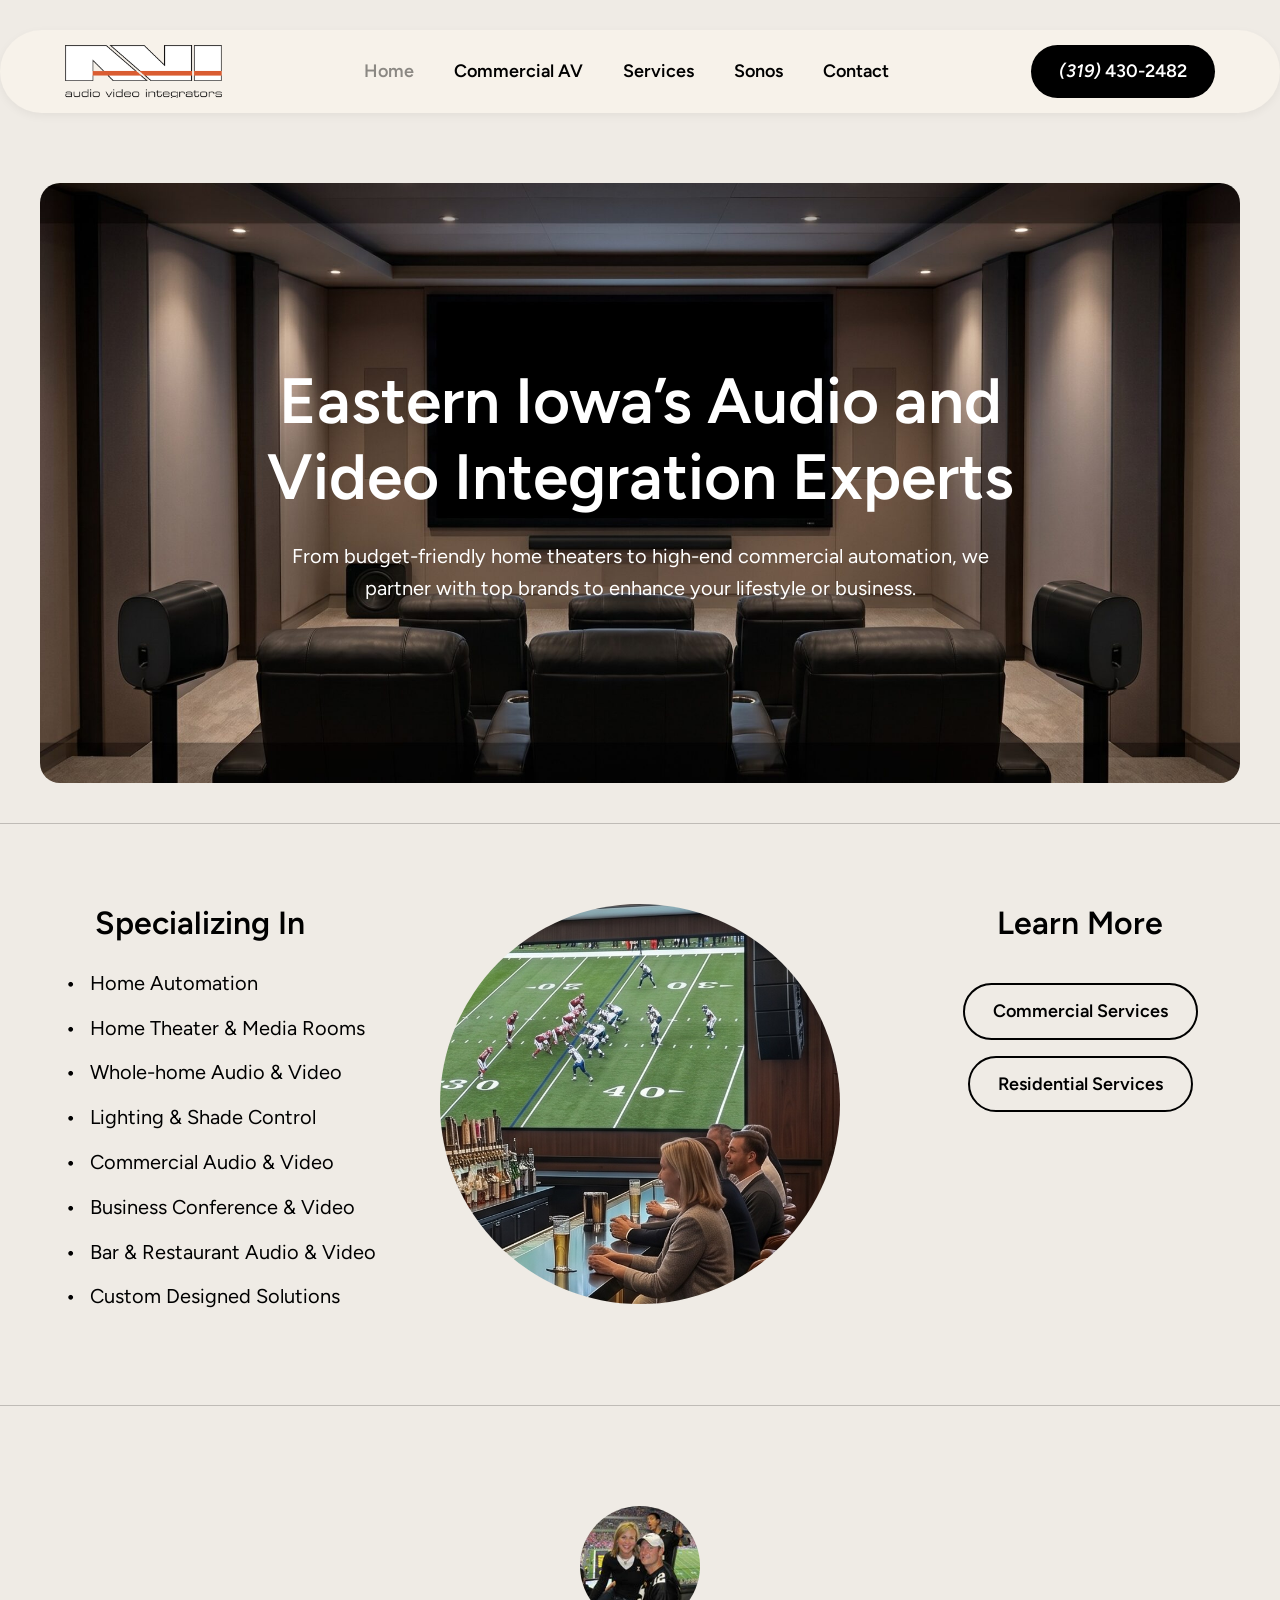
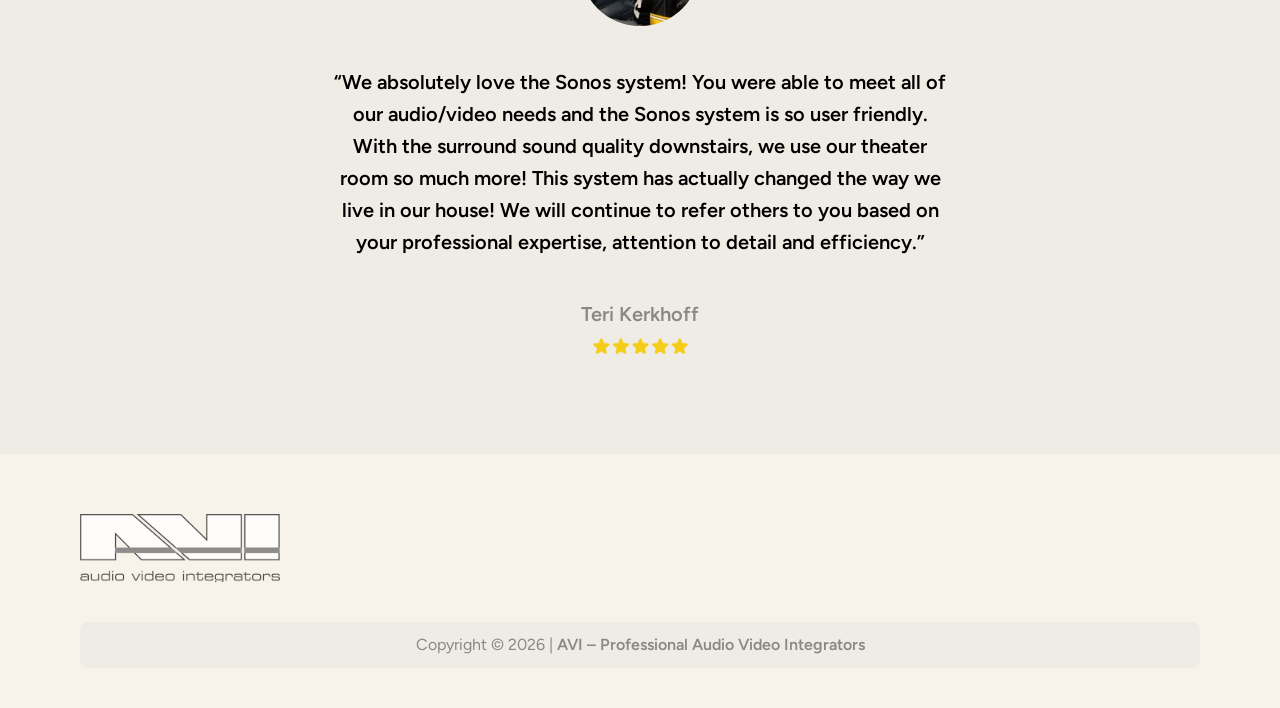
<file: index.html>
<!DOCTYPE html>
<html lang="en-US">
<head>
    <meta charset="UTF-8">
    <meta name="viewport" content="width=device-width, initial-scale=1">
    <title>AVI – Audio Video Integrators</title>
    <meta name="description" content="Eastern Iowa's Audio and Video Integration Experts">
    <meta name="robots" content="max-image-preview:large">
    
    <link rel="stylesheet" href="style.css">
    
    <link rel="icon" href="/images/avi.icon_.png" sizes="32x32">
    <link rel="apple-touch-icon" href="/images/avi.icon_.png">
</head>
<body>

    <header class="site-header">
        <div class="container header-inner">
            <div class="logo">
                <a href="/">
                    <img src="/images/logo_edit.retina.png" alt="AVI – Audio Video Integrators" width="157" height="53">
                </a>
            </div>
            
            <nav class="main-nav" aria-label="Main Menu">
                <button class="menu-toggle" aria-label="Open menu" aria-expanded="false" id="mobile-menu-btn">
                    <svg width="24" height="24" viewBox="0 0 24 24"><path d="M5 5v1.5h14V5H5zM5 12.8h14v-1.5H5v1.5zM5 19h14v-1.5H5V19z"></path></svg>
                </button>
                <ul class="nav-links" id="nav-links">
                    <li><a href="/" aria-current="page" class="active">Home</a></li>
                    <li><a href="/commercial-audio-video/">Commercial AV</a></li>
                    <li><a href="/services/">Services</a></li>
                    <li><a href="/sonos/">Sonos</a></li>
                    <li><a href="/contact-us/">Contact</a></li>
                </ul>
            </nav>

            <div class="header-action">
                <a href="tel:3194302482" class="button phone-btn"><em>(319)</em> 430-2482</a>
            </div>
        </div>
    </header>

    <main>
        <section class="hero-container">
            <div class="hero" style="background-image: url('/images/avi_background-2-scaled.jpg');">
                <div class="hero-content">
                    <h1>Eastern Iowa’s Audio and Video Integration Experts</h1>
                    <p>From budget-friendly home theaters to high-end commercial automation, we partner with top brands to enhance your lifestyle or business.</p>
                </div>
            </div>
        </section>

        <section class="services-overview container">
            <div class="services-grid">
                
                <div class="services-list">
                    <center><h2>Specializing In</h2></center>
                    <ul>
                        <li>Home Automation</li>
                        <li>Home Theater &amp; Media Rooms</li>
                        <li>Whole-home Audio &amp; Video</li>
                        <li>Lighting &amp; Shade Control</li>
                        <li>Commercial Audio &amp; Video</li>
                        <li>Business Conference &amp; Video</li>
                        <li>Bar &amp; Restaurant Audio &amp; Video</li>
                        <li>Custom Designed Solutions</li>
                    </ul>
                </div>

                <div class="services-image">
                    <img src="/images/avi-commercial.jpg" alt="Commercial Audio and Video Setup" width="940" height="684" loading="lazy">
                </div>

                <div class="services-cta">
                    <h2>Learn More</h2>
                    <a href="/commercial-audio-video/" class="button outline">Commercial Services</a>
                    <a href="/services/" class="button outline">Residential Services</a>
                </div>
            </div>
        </section>

        <section class="testimonial container">
            <img src="/images/teri-avi.jpg" alt="Teri Kerkhoff" class="testimonial-avatar" width="160" height="160" loading="lazy">
            <blockquote>
                “We absolutely love the Sonos system! You were able to meet all of our audio/video needs and the Sonos system is so user friendly. With the surround sound quality downstairs, we use our theater room so much more! This system has actually changed the way we live in our house! We will continue to refer others to you based on your professional expertise, attention to detail and efficiency.”
            </blockquote>
            <cite>Teri Kerkhoff</cite>
            <div class="stars">
                <img src="/images/testionial-1-stars.png" alt="5 Stars" width="95" height="16" loading="lazy">
            </div>
        </section>
    </main>

    <footer class="site-footer">
        <div class="container footer-inner">
            <div class="footer-logo">
                <a href="/">
                    <img src="/images/logo_edit.retina.png" alt="AVI – Audio Video Integrators" width="500" height="170" loading="lazy">
                </a>
            </div>
            <div class="footer-copy">
                <p>Copyright &copy; 2026 | <a href="/">AVI – Professional Audio Video Integrators</a></p>
            </div>
        </div>
    </footer>

    <script>
        document.addEventListener('DOMContentLoaded', () => {
            const btn = document.getElementById('mobile-menu-btn');
            const nav = document.getElementById('nav-links');
            
            if (btn && nav) {
                btn.addEventListener('click', () => {
                    const expanded = btn.getAttribute('aria-expanded') === 'true';
                    btn.setAttribute('aria-expanded', !expanded);
                    nav.classList.toggle('active');
                });
            }
        });
    </script>
</body>
</html>
</file>
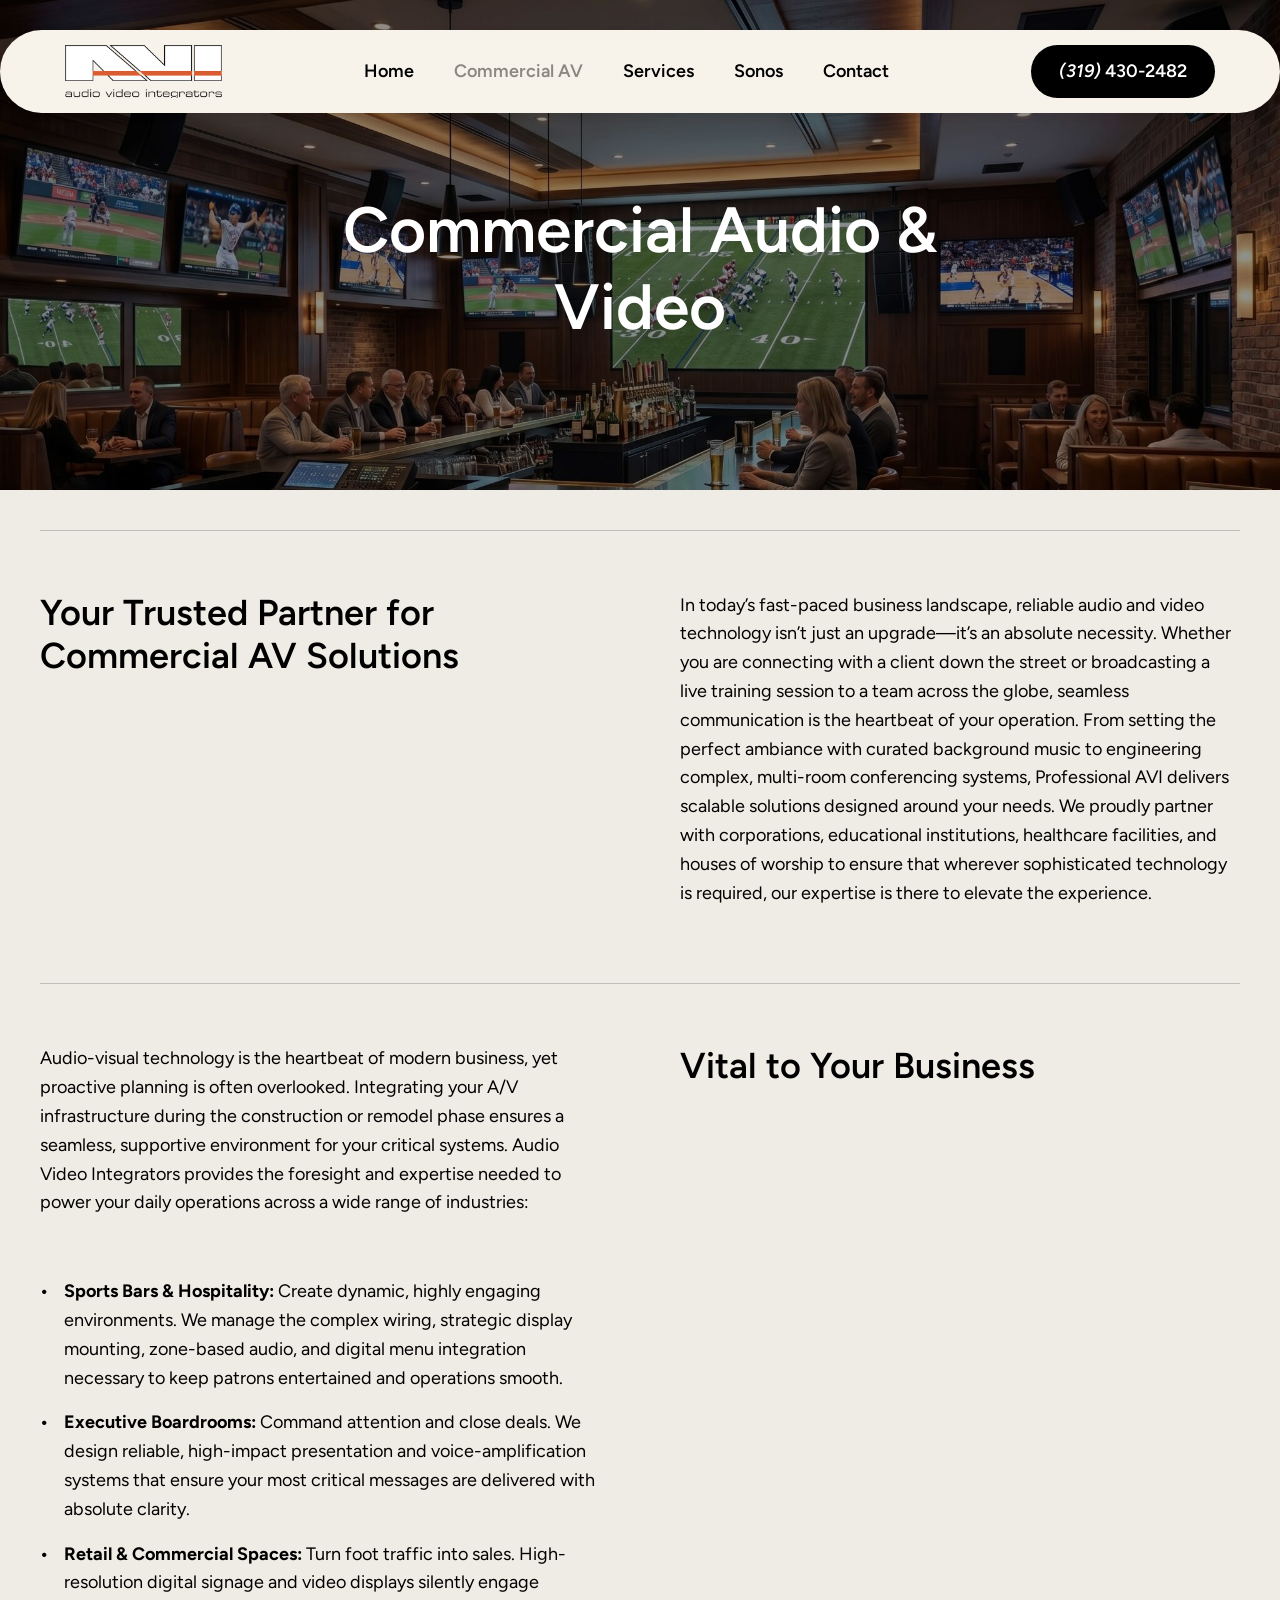
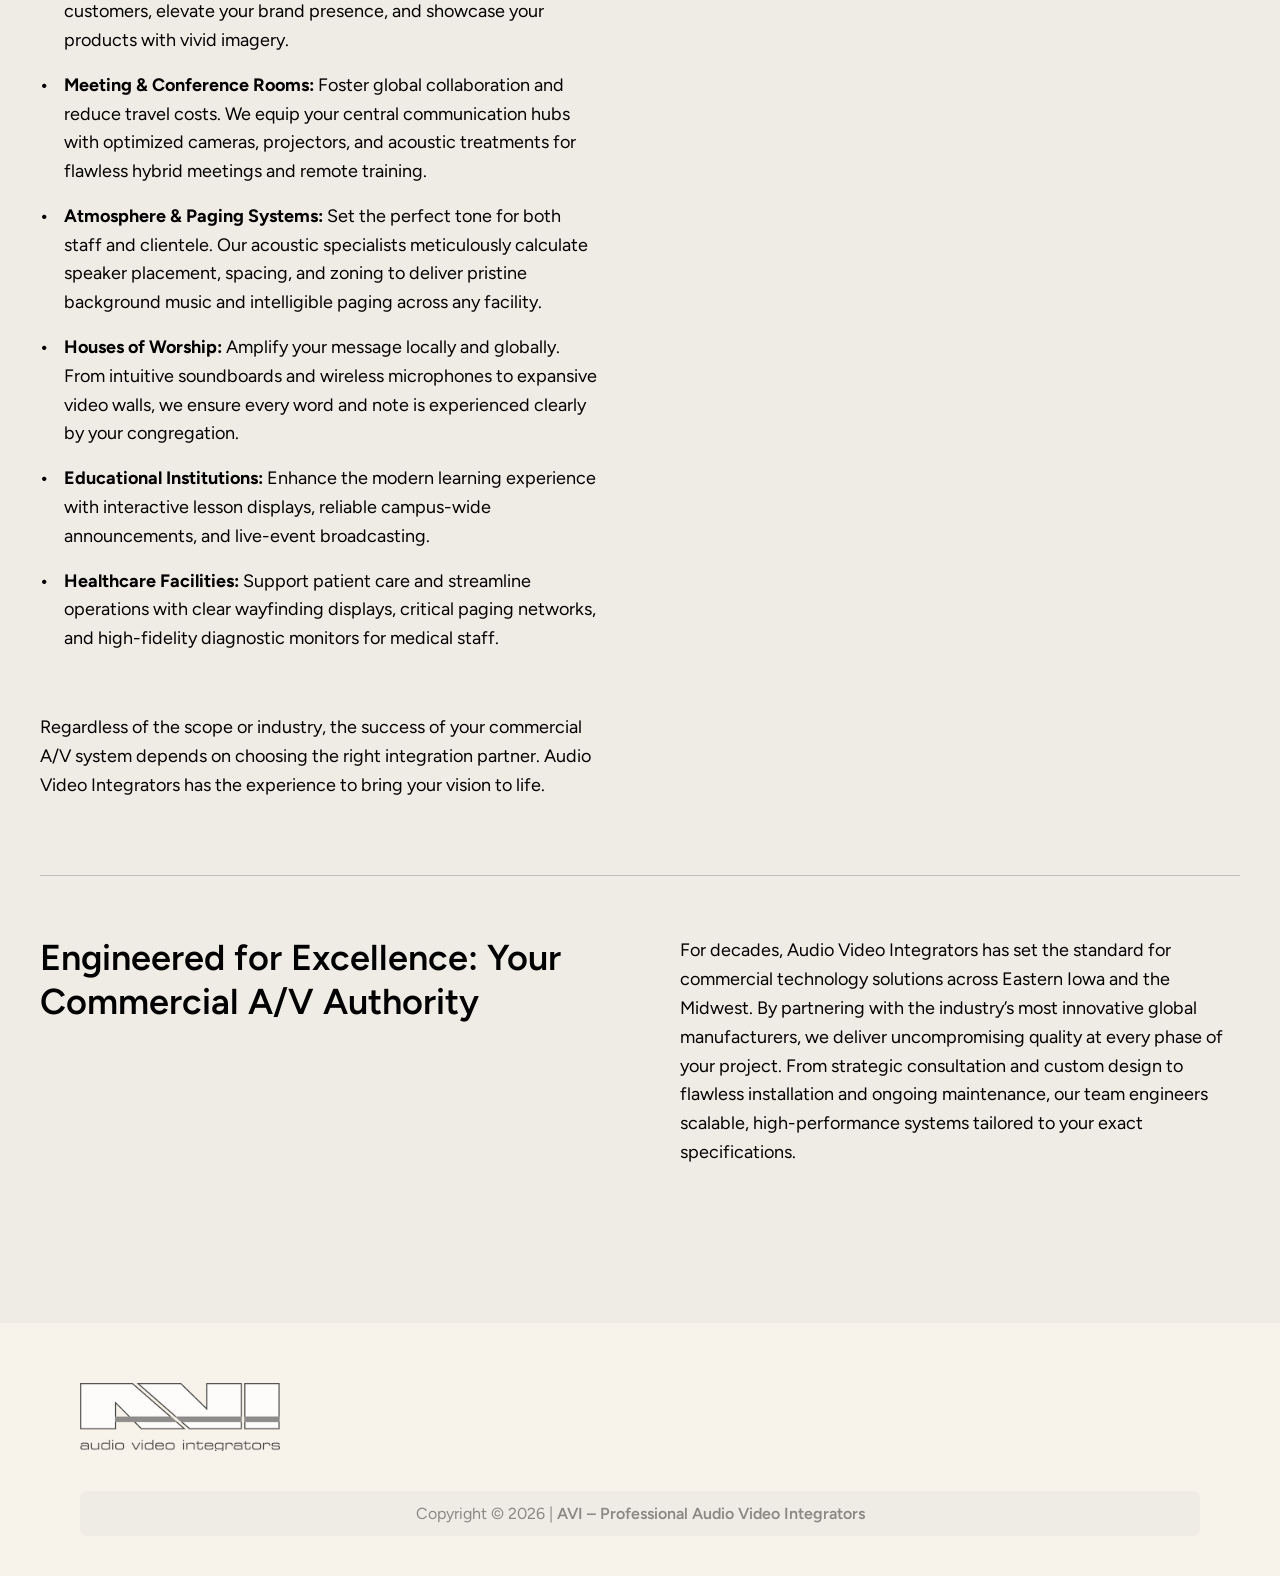
<file: commercial-audio-video/index.html>
<!DOCTYPE html>
<html lang="en-US">
<head>
    <meta charset="UTF-8">
    <meta name="viewport" content="width=device-width, initial-scale=1">
    <title>Commercial Audio &amp; Video – AVI – Audio Video Integrators</title>
    <meta name="robots" content="max-image-preview:large">
    
    <link rel="stylesheet" href="/style.css"> 
    
    <link rel="icon" href="/images/avi.icon_.png" sizes="32x32">
    <link rel="apple-touch-icon" href="/images/avi.icon_.png">
</head>
<body>

    <header class="site-header header-overlay">
        <div class="container header-inner">
            <div class="logo">
                <a href="/">
                    <img src="/images/logo_edit.retina.png" alt="AVI – Audio Video Integrators" width="157" height="53">
                </a>
            </div>
            
            <nav class="main-nav" aria-label="Main Menu">
                <button class="menu-toggle" aria-label="Open menu" aria-expanded="false" id="mobile-menu-btn">
                    <svg width="24" height="24" viewBox="0 0 24 24"><path d="M5 5v1.5h14V5H5zM5 12.8h14v-1.5H5v1.5zM5 19h14v-1.5H5V19z"></path></svg>
                </button>
                <ul class="nav-links" id="nav-links">
                    <li><a href="/">Home</a></li>
                    <li><a href="/commercial-audio-video/" aria-current="page" class="active">Commercial AV</a></li>
                    <li><a href="/services/">Services</a></li>
                    <li><a href="/sonos/">Sonos</a></li>
                    <li><a href="/contact-us/">Contact</a></li>
                </ul>
            </nav>

            <div class="header-action">
                <a href="tel:3194302482" class="button phone-btn"><em>(319)</em> 430-2482</a>
            </div>
        </div>
    </header>

    <main>
        <section class="hero page-hero hero-full-width" style="background-image: url('/images/avi-commercialbanner-3-2048x851.jpg');">
            <div class="hero-overlay-light"></div>
            <div class="hero-content">
                <h1>Commercial Audio &amp; Video</h1>
            </div>
        </section>

        <section class="content-section container">
            
            <div class="content-row">
                <div class="content-heading">
                    <h2>Your Trusted Partner for Commercial AV Solutions</h2>
                </div>
                <div class="content-body">
                    <p>In today’s fast-paced business landscape, reliable audio and video technology isn’t just an upgrade—it’s an absolute necessity. Whether you are connecting with a client down the street or broadcasting a live training session to a team across the globe, seamless communication is the heartbeat of your operation. From setting the perfect ambiance with curated background music to engineering complex, multi-room conferencing systems, Professional AVI delivers scalable solutions designed around your needs. We proudly partner with corporations, educational institutions, healthcare facilities, and houses of worship to ensure that wherever sophisticated technology is required, our expertise is there to elevate the experience.</p>
                </div>
            </div>

            <div class="content-row reverse-mobile">
                <div class="content-body">
                    <p>Audio-visual technology is the heartbeat of modern business, yet proactive planning is often overlooked. Integrating your A/V infrastructure during the construction or remodel phase ensures a seamless, supportive environment for your critical systems. Audio Video Integrators provides the foresight and expertise needed to power your daily operations across a wide range of industries:</p>
                    
                    <ul class="bullet-list">
                        <li><strong>Sports Bars &amp; Hospitality:</strong> Create dynamic, highly engaging environments. We manage the complex wiring, strategic display mounting, zone-based audio, and digital menu integration necessary to keep patrons entertained and operations smooth.</li>
                        <li><strong>Executive Boardrooms:</strong> Command attention and close deals. We design reliable, high-impact presentation and voice-amplification systems that ensure your most critical messages are delivered with absolute clarity.</li>
                        <li><strong>Retail &amp; Commercial Spaces:</strong> Turn foot traffic into sales. High-resolution digital signage and video displays silently engage customers, elevate your brand presence, and showcase your products with vivid imagery.</li>
                        <li><strong>Meeting &amp; Conference Rooms:</strong> Foster global collaboration and reduce travel costs. We equip your central communication hubs with optimized cameras, projectors, and acoustic treatments for flawless hybrid meetings and remote training.</li>
                        <li><strong>Atmosphere &amp; Paging Systems:</strong> Set the perfect tone for both staff and clientele. Our acoustic specialists meticulously calculate speaker placement, spacing, and zoning to deliver pristine background music and intelligible paging across any facility.</li>
                        <li><strong>Houses of Worship:</strong> Amplify your message locally and globally. From intuitive soundboards and wireless microphones to expansive video walls, we ensure every word and note is experienced clearly by your congregation.</li>
                        <li><strong>Educational Institutions:</strong> Enhance the modern learning experience with interactive lesson displays, reliable campus-wide announcements, and live-event broadcasting.</li>
                        <li><strong>Healthcare Facilities:</strong> Support patient care and streamline operations with clear wayfinding displays, critical paging networks, and high-fidelity diagnostic monitors for medical staff.</li>
                    </ul>
                    
                    <p>Regardless of the scope or industry, the success of your commercial A/V system depends on choosing the right integration partner. Audio Video Integrators has the experience to bring your vision to life.</p>
                </div>
                <div class="content-heading">
                    <h2>Vital to Your Business</h2>
                </div>
            </div>

            <div class="content-row">
                <div class="content-heading">
                    <h2>Engineered for Excellence: Your Commercial A/V Authority</h2>
                </div>
                <div class="content-body">
                    <p>For decades, Audio Video Integrators has set the standard for commercial technology solutions across Eastern Iowa and the Midwest. By partnering with the industry’s most innovative global manufacturers, we deliver uncompromising quality at every phase of your project. From strategic consultation and custom design to flawless installation and ongoing maintenance, our team engineers scalable, high-performance systems tailored to your exact specifications.</p>
                </div>
            </div>

        </section>
    </main>

    <footer class="site-footer">
        <div class="container footer-inner">
            <div class="footer-logo">
                <a href="/">
                    <img src="/images/logo_edit.retina.png" alt="AVI – Audio Video Integrators" width="200" height="68" loading="lazy">
                </a>
            </div>
            <div class="footer-copy">
                <p>Copyright &copy; 2026 | <a href="/">AVI – Professional Audio Video Integrators</a></p>
            </div>
        </div>
    </footer>

    <script>
        document.addEventListener('DOMContentLoaded', () => {
            const btn = document.getElementById('mobile-menu-btn');
            const nav = document.getElementById('nav-links');
            
            if (btn && nav) {
                btn.addEventListener('click', () => {
                    const expanded = btn.getAttribute('aria-expanded') === 'true';
                    btn.setAttribute('aria-expanded', !expanded);
                    nav.classList.toggle('active');
                });
            }
        });
    </script>
</body>
</html>
</file>
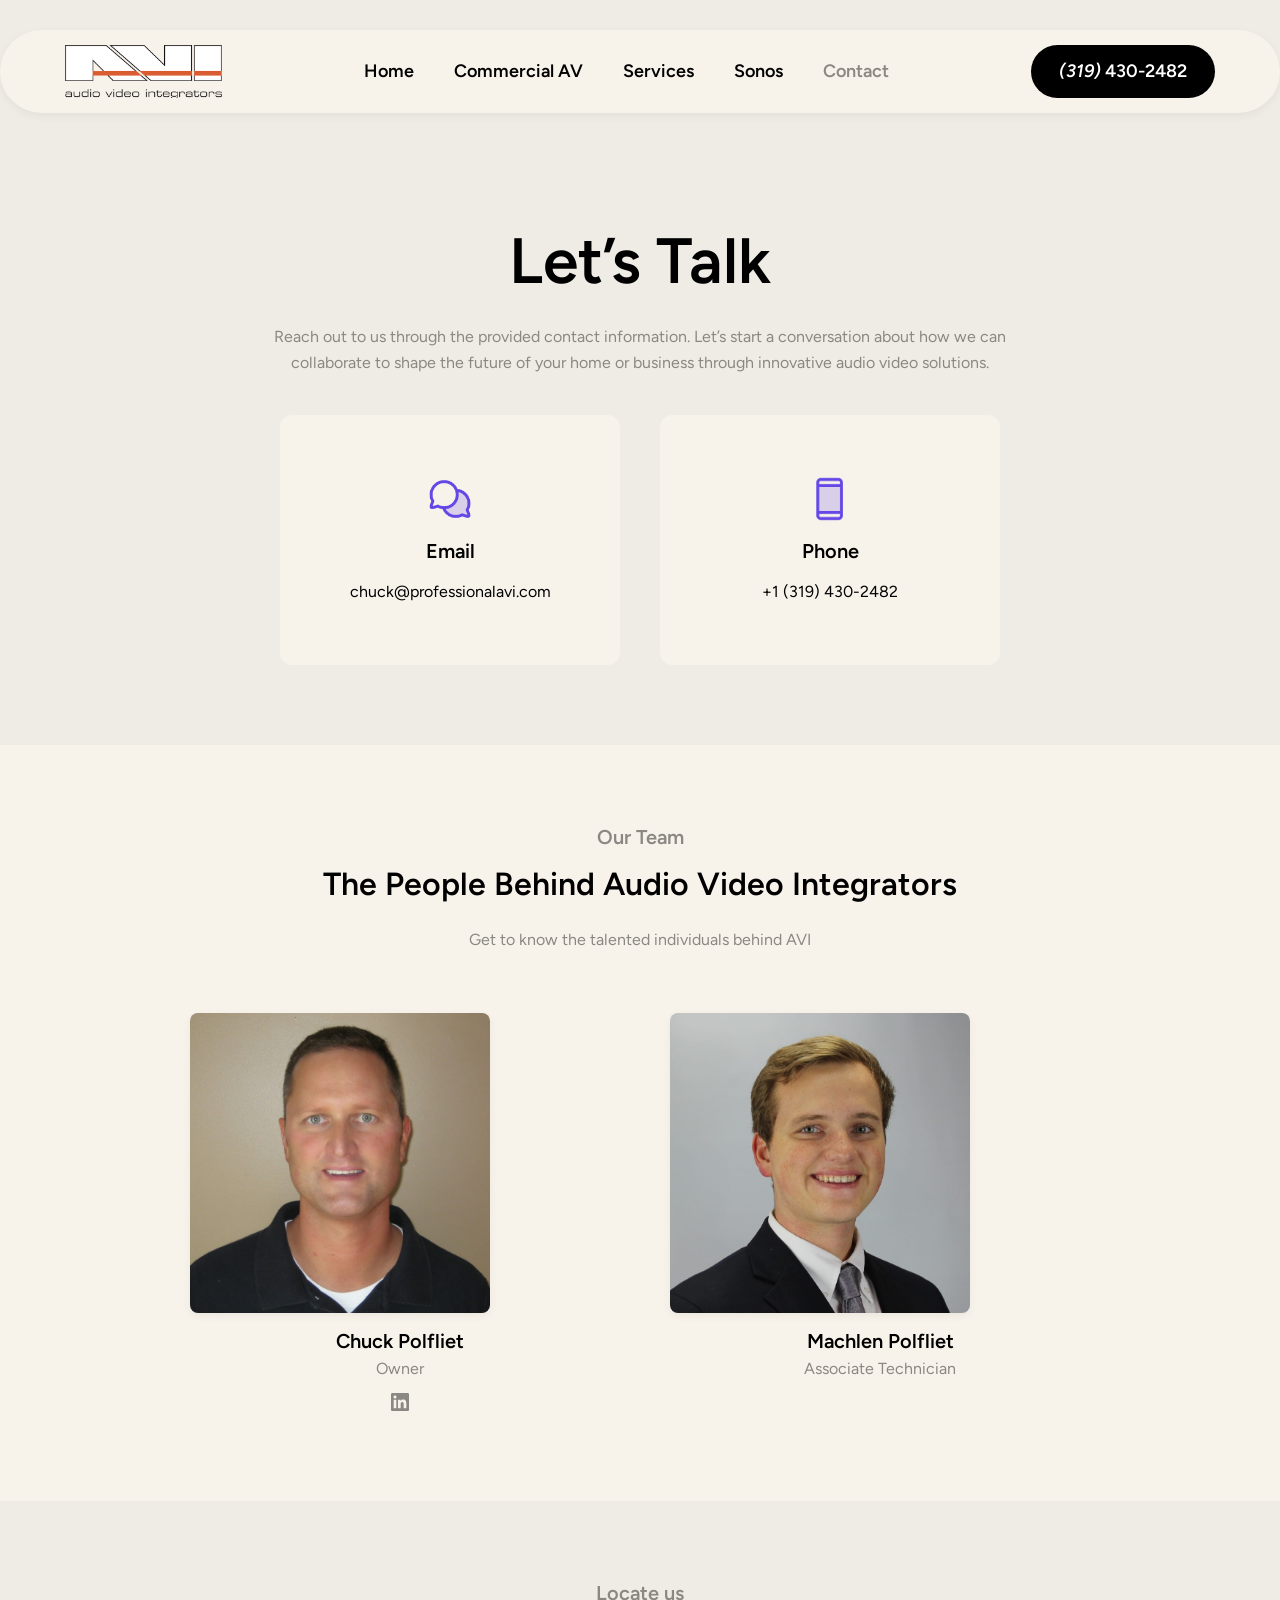
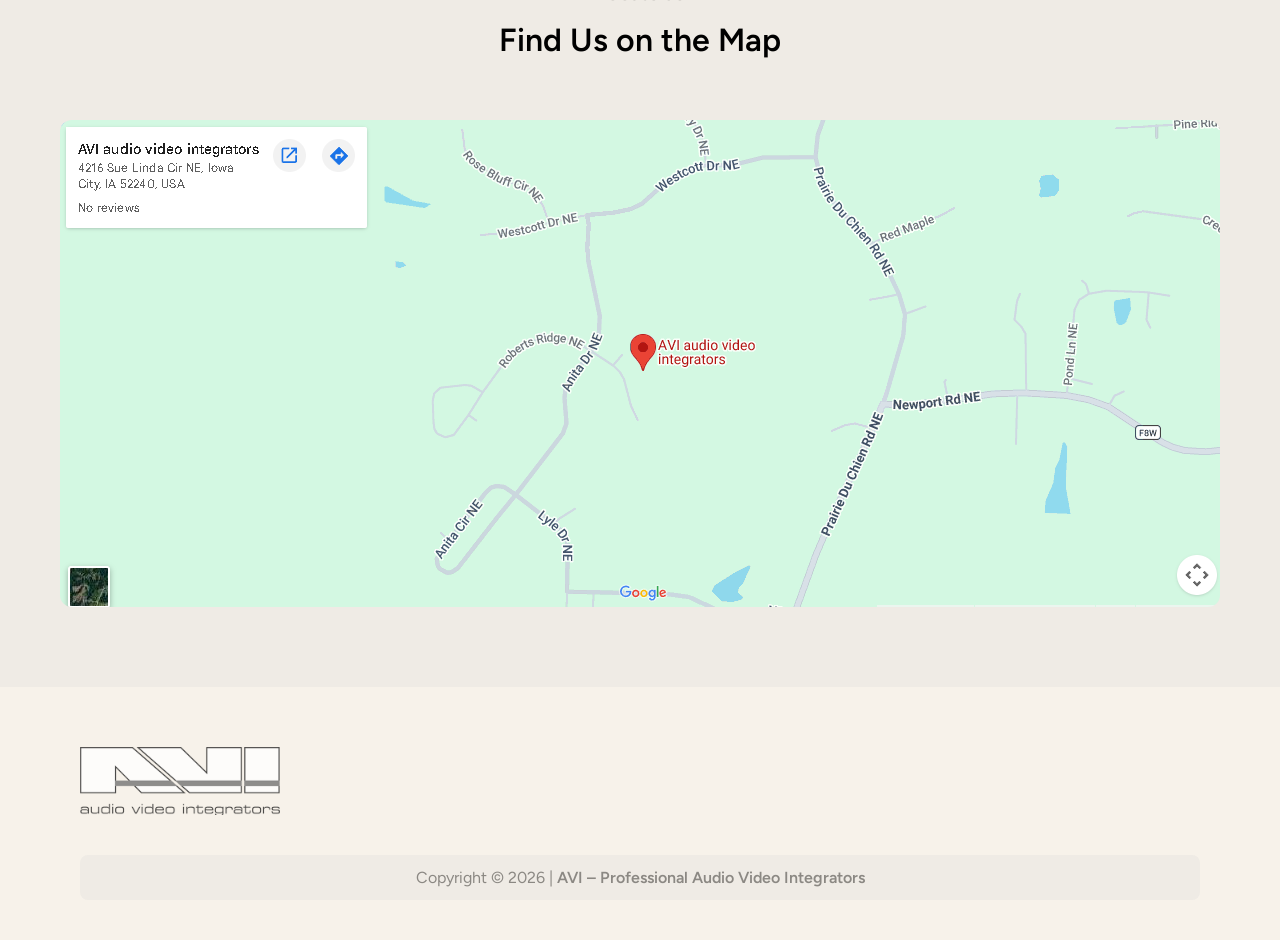
<file: contact-us/index.html>
<!DOCTYPE html>
<html lang="en-US">
<head>
    <meta charset="UTF-8">
    <meta name="viewport" content="width=device-width, initial-scale=1">
    <title>Contact Us – AVI – Audio Video Integrators</title>
    <meta name="robots" content="max-image-preview:large">
    
    <link rel="stylesheet" href="/style.css"> 
    
    <link rel="icon" href="/images/avi.icon_.png" sizes="32x32">
    <link rel="apple-touch-icon" href="/images/avi.icon_.png">
</head>
<body>

    <header class="site-header">
        <div class="container header-inner">
            <div class="logo">
                <a href="/">
                    <img src="/images/logo_edit.retina.png" alt="AVI – Audio Video Integrators" width="157" height="53">
                </a>
            </div>
            
            <nav class="main-nav" aria-label="Main Menu">
                <button class="menu-toggle" aria-label="Open menu" aria-expanded="false" id="mobile-menu-btn">
                    <svg width="24" height="24" viewBox="0 0 24 24"><path d="M5 5v1.5h14V5H5zM5 12.8h14v-1.5H5v1.5zM5 19h14v-1.5H5V19z"></path></svg>
                </button>
                <ul class="nav-links" id="nav-links">
                    <li><a href="/">Home</a></li>
                    <li><a href="/commercial-audio-video/">Commercial AV</a></li>
                    <li><a href="/services/">Services</a></li>
                    <li><a href="/sonos/">Sonos</a></li>
                    <li><a href="/contact-us/" aria-current="page" class="active">Contact</a></li>
                </ul>
            </nav>

            <div class="header-action">
                <a href="tel:3194302482" class="button phone-btn"><em>(319)</em> 430-2482</a>
            </div>
        </div>
    </header>

    <main>
        <section class="contact-header container">
            <h1>Let’s Talk</h1>
            <p>Reach out to us through the provided contact information. Let’s start a conversation about how we can collaborate to shape the future of your home or business through innovative audio video solutions.</p>
        </section>

        <section class="contact-cards container">
            <div class="contact-card">
                <img src="/images/img-icon-4.png" alt="Email Icon" width="48" height="48">
                <h3>Email</h3>
                <p><a href="mailto:chuck@professionalavi.com">chuck@professionalavi.com</a></p>
            </div>
            <div class="contact-card">
                <img src="/images/icon-mobile.png" alt="Phone Icon" width="48" height="48">
                <h3>Phone</h3>
                <p><a href="tel:3194302482">+1 (319) 430-2482</a></p>
            </div>
        </section>

        <section class="team-section">
            <div class="container">
                <h3 class="subheading">Our Team</h3>
                <h2>The People Behind Audio Video Integrators</h2>
                <p class="section-desc">Get to know the talented individuals behind AVI</p>

                <div class="team-grid">
                    <div class="team-member">
                        <img src="/images/chuck.jpeg" alt="Chuck Polfliet" width="300" height="300" loading="lazy">
                        <h3>Chuck Polfliet</h3>
                        <p class="title">Owner</p>
                        <a href="http://www.linkedin.com/pub/chuck-polfliet/51/527/6b7" target="_blank" rel="noopener noreferrer" aria-label="LinkedIn Profile" class="social-link">
                            <svg width="24" height="24" viewBox="0 0 24 24" version="1.1" xmlns="http://www.w3.org/2000/svg" aria-hidden="true" focusable="false"><path d="M19.7,3H4.3C3.582,3,3,3.582,3,4.3v15.4C3,20.418,3.582,21,4.3,21h15.4c0.718,0,1.3-0.582,1.3-1.3V4.3 C21,3.582,20.418,3,19.7,3z M8.339,18.338H5.667v-8.59h2.672V18.338z M7.004,8.574c-0.857,0-1.549-0.694-1.549-1.548 c0-0.855,0.691-1.548,1.549-1.548c0.854,0,1.547,0.694,1.547,1.548C8.551,7.881,7.858,8.574,7.004,8.574z M18.339,18.338h-2.669 v-4.177c0-0.996-0.017-2.278-1.387-2.278c-1.389,0-1.601,1.086-1.601,2.206v4.249h-2.667v-8.59h2.559v1.174h0.037 c0.356-0.675,1.227-1.387,2.526-1.387c2.703,0,3.203,1.779,3.203,4.092V18.338z"></path></svg>
                        </a>
                    </div>
                    
                    <div class="team-member">
                        <img src="/images/NEW_POLFLIET-MACHLEN-R-819x1024-1.jpeg" alt="Machlen Polfliet" width="300" height="375" loading="lazy">
                        <h3>Machlen Polfliet</h3>
                        <p class="title">Associate Technician</p>
                    </div>
                </div>
            </div>
        </section>

        <section class="map-section container">
            <h3 class="subheading">Locate us</h3>
            <h2>Find Us on the Map</h2>
            <center><img src="/images/AVI-map.png" alt="Map of AVI location" width="1160" height="487" loading="lazy"></center>
        </section>
    </main>

    <footer class="site-footer">
        <div class="container footer-inner">
            <div class="footer-logo">
                <a href="/">
                    <img src="/images/logo_edit.retina.png" alt="AVI – Audio Video Integrators" width="200" height="68" loading="lazy">
                </a>
            </div>
            <div class="footer-copy">
                <p>Copyright &copy; 2026 | <a href="/">AVI – Professional Audio Video Integrators</a></p>
            </div>
        </div>
    </footer>

    <script>
        document.addEventListener('DOMContentLoaded', () => {
            const btn = document.getElementById('mobile-menu-btn');
            const nav = document.getElementById('nav-links');
            
            if (btn && nav) {
                btn.addEventListener('click', () => {
                    const expanded = btn.getAttribute('aria-expanded') === 'true';
                    btn.setAttribute('aria-expanded', !expanded);
                    nav.classList.toggle('active');
                });
            }
        });
    </script>
</body>
</html>
</file>
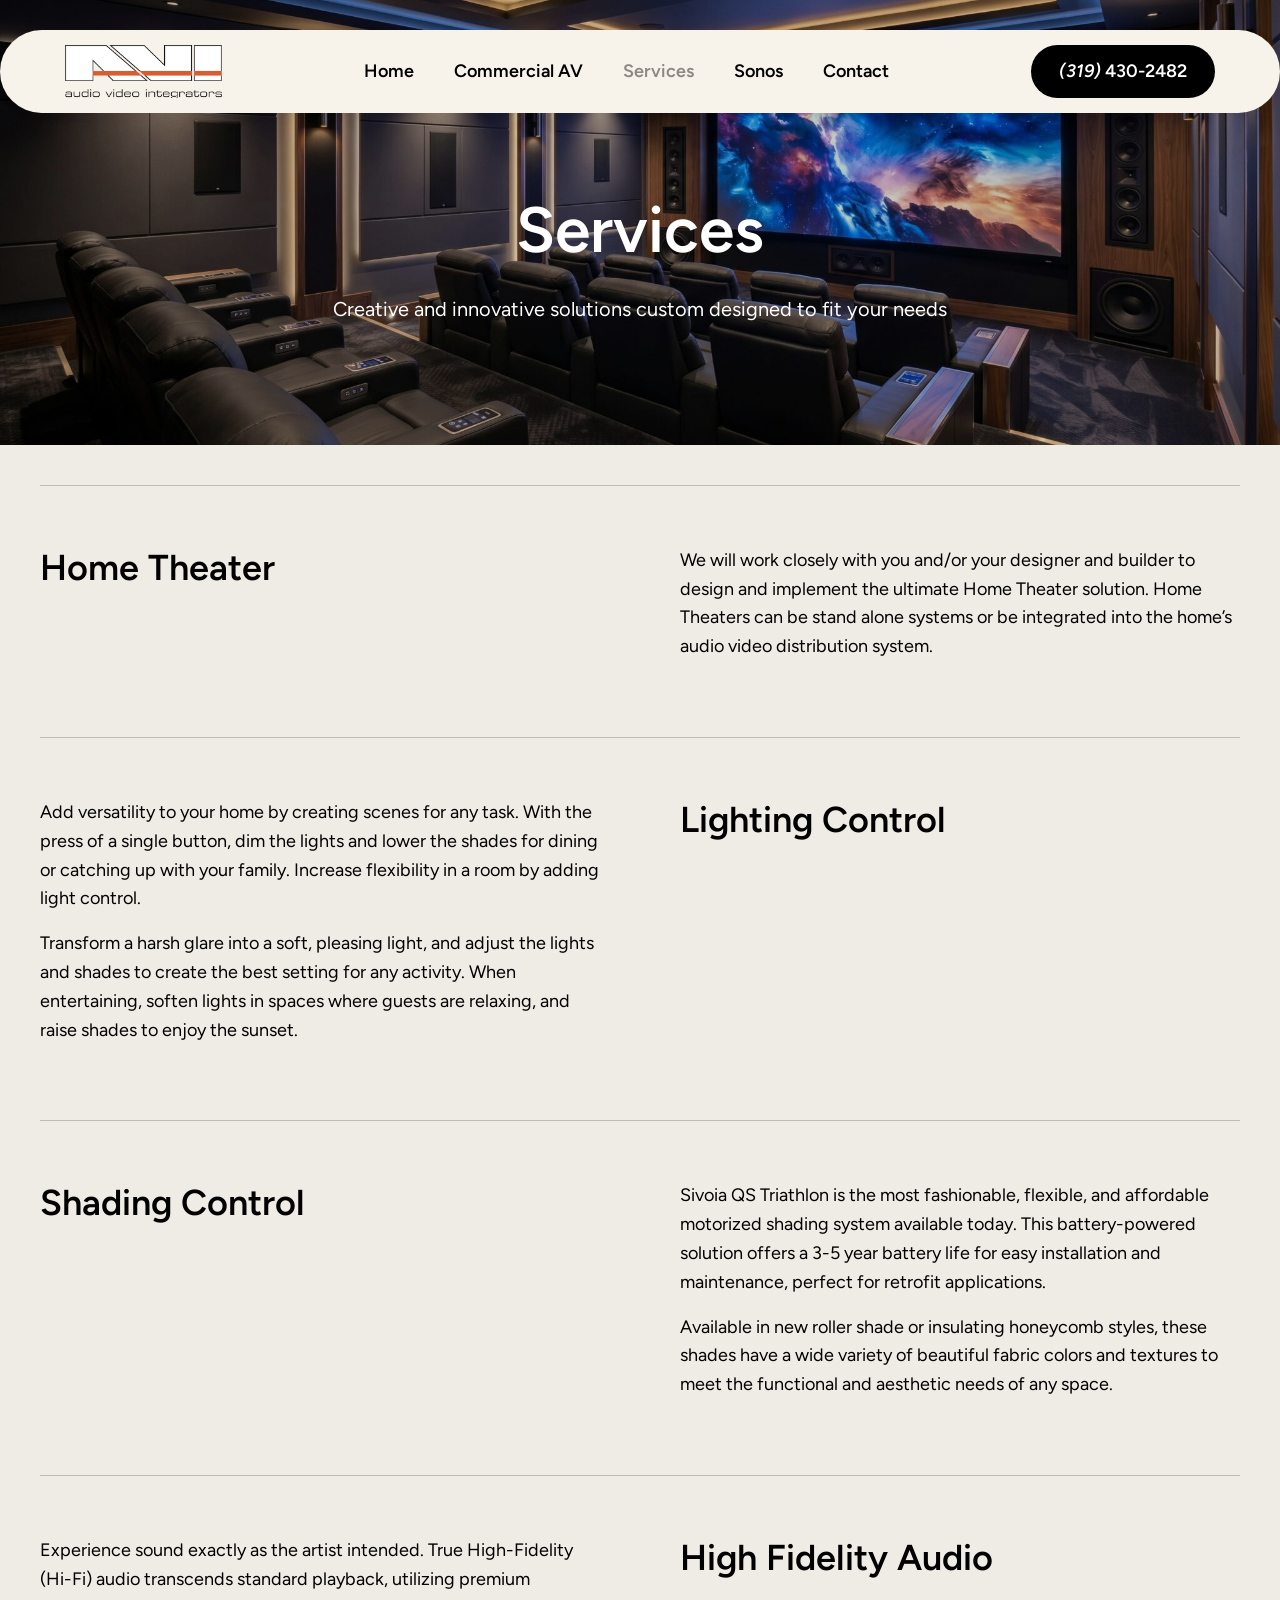
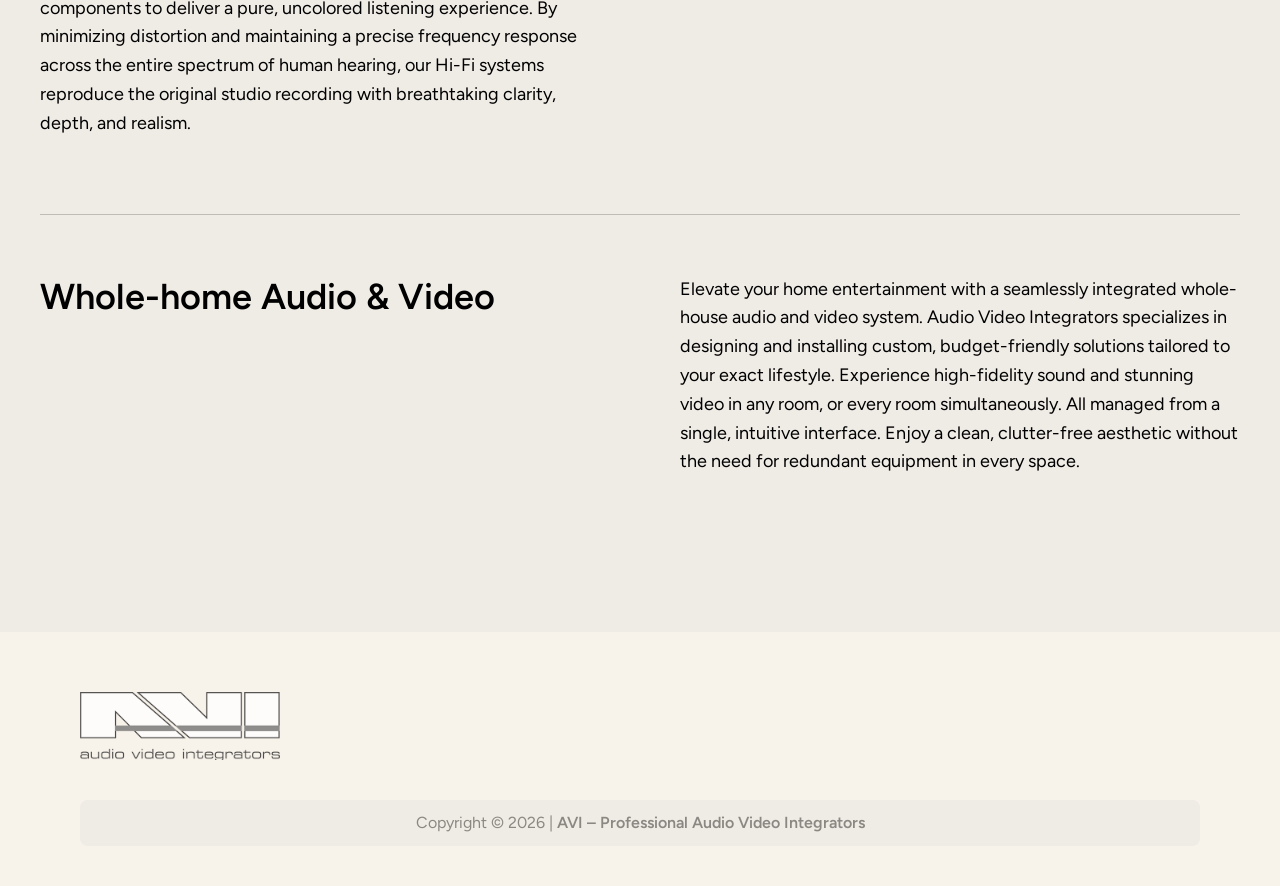
<file: services/index.html>
<!DOCTYPE html>
<html lang="en-US">
<head>
    <meta charset="UTF-8">
    <meta name="viewport" content="width=device-width, initial-scale=1">
    <title>Services – AVI – Audio Video Integrators</title>
    <meta name="robots" content="max-image-preview:large">
    
    <link rel="stylesheet" href="/style.css"> 
    
    <link rel="icon" href="/images/avi.icon_.png" sizes="32x32">
    <link rel="apple-touch-icon" href="/images/avi.icon_.png">
</head>
<body>

    <header class="site-header header-overlay">
        <div class="container header-inner">
            <div class="logo">
                <a href="/">
                    <img src="/images/logo_edit.retina.png" alt="AVI – Audio Video Integrators" width="157" height="53">
                </a>
            </div>
            
            <nav class="main-nav" aria-label="Main Menu">
                <button class="menu-toggle" aria-label="Open menu" aria-expanded="false" id="mobile-menu-btn">
                    <svg width="24" height="24" viewBox="0 0 24 24"><path d="M5 5v1.5h14V5H5zM5 12.8h14v-1.5H5v1.5zM5 19h14v-1.5H5V19z"></path></svg>
                </button>
                <ul class="nav-links" id="nav-links">
                    <li><a href="/">Home</a></li>
                    <li><a href="/commercial-audio-video/">Commercial AV</a></li>
                    <li><a href="/services/" aria-current="page" class="active">Services</a></li>
                    <li><a href="/sonos/">Sonos</a></li>
                    <li><a href="/contact-us/">Contact</a></li>
                </ul>
            </nav>

            <div class="header-action">
                <a href="tel:3194302482" class="button phone-btn"><em>(319)</em> 430-2482</a>
            </div>
        </div>
    </header>

    <main>
        <section class="hero page-hero hero-full-width" style="background-image: url('/images/avi_services_banner-2048x775.jpg');">
            <div class="hero-overlay-light"></div>
            <div class="hero-content">
                <h1>Services</h1>
                <p>Creative and innovative solutions custom designed to fit your needs</p>
            </div>
        </section>

        <section class="content-section container">
            
            <div class="content-row">
                <div class="content-heading">
                    <h2>Home Theater</h2>
                </div>
                <div class="content-body">
                    <p>We will work closely with you and/or your designer and builder to design and implement the ultimate Home Theater solution. Home Theaters can be stand alone systems or be integrated into the home’s audio video distribution system.</p>
                </div>
            </div>

            <div class="content-row reverse-mobile">
                <div class="content-body">
                    <p>Add versatility to your home by creating scenes for any task. With the press of a single button, dim the lights and lower the shades for dining or catching up with your family. Increase flexibility in a room by adding light control.</p>
                    <p>Transform a harsh glare into a soft, pleasing light, and adjust the lights and shades to create the best setting for any activity. When entertaining, soften lights in spaces where guests are relaxing, and raise shades to enjoy the sunset.</p>
                </div>
                <div class="content-heading">
                    <h2>Lighting Control</h2>
                </div>
            </div>

            <div class="content-row">
                <div class="content-heading">
                    <h2>Shading Control</h2>
                </div>
                <div class="content-body">
                    <p>Sivoia QS Triathlon is the most fashionable, flexible, and affordable motorized shading system available today. This battery-powered solution offers a 3-5 year battery life for easy installation and maintenance, perfect for retrofit applications.</p>
                    <p>Available in new roller shade or insulating honeycomb styles, these shades have a wide variety of beautiful fabric colors and textures to meet the functional and aesthetic needs of any space.</p>
                </div>
            </div>

            <div class="content-row reverse-mobile">
                <div class="content-body">
                    <p>Experience sound exactly as the artist intended. True High-Fidelity (Hi-Fi) audio transcends standard playback, utilizing premium components to deliver a pure, uncolored listening experience. By minimizing distortion and maintaining a precise frequency response across the entire spectrum of human hearing, our Hi-Fi systems reproduce the original studio recording with breathtaking clarity, depth, and realism.</p>
                </div>
                <div class="content-heading">
                    <h2>High Fidelity Audio</h2>
                </div>
            </div>

            <div class="content-row">
                <div class="content-heading">
                    <h2>Whole-home Audio &amp; Video</h2>
                </div>
                <div class="content-body">
                    <p>Elevate your home entertainment with a seamlessly integrated whole-house audio and video system. Audio Video Integrators specializes in designing and installing custom, budget-friendly solutions tailored to your exact lifestyle. Experience high-fidelity sound and stunning video in any room, or every room simultaneously. All managed from a single, intuitive interface. Enjoy a clean, clutter-free aesthetic without the need for redundant equipment in every space.</p>
                </div>
            </div>

        </section>
    </main>

    <footer class="site-footer">
        <div class="container footer-inner">
            <div class="footer-logo">
                <a href="/">
                    <img src="/images/logo_edit.retina.png" alt="AVI – Audio Video Integrators" width="200" height="68" loading="lazy">
                </a>
            </div>
            <div class="footer-copy">
                <p>Copyright &copy; 2026 | <a href="/">AVI – Professional Audio Video Integrators</a></p>
            </div>
        </div>
    </footer>

    <script>
        document.addEventListener('DOMContentLoaded', () => {
            const btn = document.getElementById('mobile-menu-btn');
            const nav = document.getElementById('nav-links');
            
            if (btn && nav) {
                btn.addEventListener('click', () => {
                    const expanded = btn.getAttribute('aria-expanded') === 'true';
                    btn.setAttribute('aria-expanded', !expanded);
                    nav.classList.toggle('active');
                });
            }
        });
    </script>
</body>
</html>
</file>
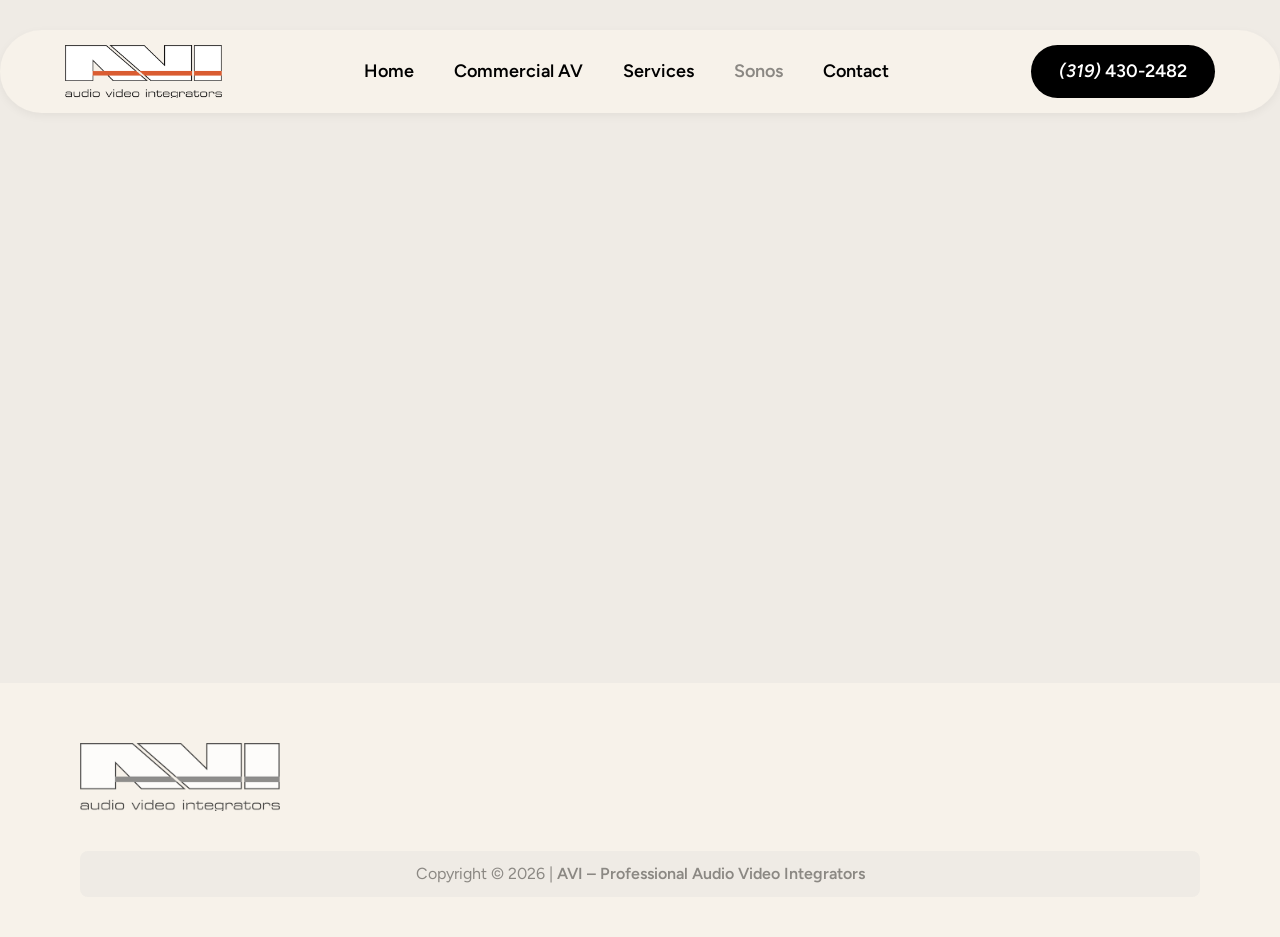
<file: dev/sonos/index.html>
<!DOCTYPE html>
<html lang="en-US">
<head>
    <meta charset="UTF-8">
    <meta name="viewport" content="width=device-width, initial-scale=1">
    <title>Sonos – AVI – Audio Video Integrators</title>
    <meta name="robots" content="max-image-preview:large">
    
    <link rel="stylesheet" href="/style.css"> 
    
    <link rel="icon" href="/images/avi.icon_.png" sizes="32x32">
    <link rel="apple-touch-icon" href="/images/avi.icon_.png">
</head>
<body>

    <header class="site-header">
        <div class="container header-inner">
            <div class="logo">
                <a href="/">
                    <img src="/images/logo_edit.retina.png" alt="AVI – Audio Video Integrators" width="157" height="53">
                </a>
            </div>
            
            <nav class="main-nav" aria-label="Main Menu">
                <button class="menu-toggle" aria-label="Open menu" aria-expanded="false" id="mobile-menu-btn">
                    <svg width="24" height="24" viewBox="0 0 24 24"><path d="M5 5v1.5h14V5H5zM5 12.8h14v-1.5H5v1.5zM5 19h14v-1.5H5V19z"></path></svg>
                </button>
                <ul class="nav-links" id="nav-links">
                    <li><a href="/">Home</a></li>
                    <li><a href="/commercial-audio-video/">Commercial AV</a></li>
                    <li><a href="/services/">Services</a></li>
                    <li><a href="/sonos/" aria-current="page" class="active">Sonos</a></li>
                    <li><a href="/contact-us/">Contact</a></li>
                </ul>
            </nav>

            <div class="header-action">
                <a href="tel:3194302482" class="button phone-btn"><em>(319)</em> 430-2482</a>
            </div>
        </div>
    </header>

    <main>
        <section style="width: 100%; min-height: 60vh;">
            <script src="https://retailer-brandpage.sonos.com/js/sonos-embed-retail-responsive.js"></script>
            <div id="container-sonos-page"></div>
        </section>
    </main>

    <footer class="site-footer">
        <div class="container footer-inner">
            <div class="footer-logo">
                <a href="/">
                    <img src="/images/logo_edit.retina.png" alt="AVI – Audio Video Integrators" width="200" height="68" loading="lazy">
                </a>
            </div>
            <div class="footer-copy">
                <p>Copyright &copy; 2026 | <a href="/">AVI – Professional Audio Video Integrators</a></p>
            </div>
        </div>
    </footer>

    <script>
        document.addEventListener('DOMContentLoaded', () => {
            const btn = document.getElementById('mobile-menu-btn');
            const nav = document.getElementById('nav-links');
            
            if (btn && nav) {
                btn.addEventListener('click', () => {
                    const expanded = btn.getAttribute('aria-expanded') === 'true';
                    btn.setAttribute('aria-expanded', !expanded);
                    nav.classList.toggle('active');
                });
            }
        });
    </script>
</body>
</html>
</file>
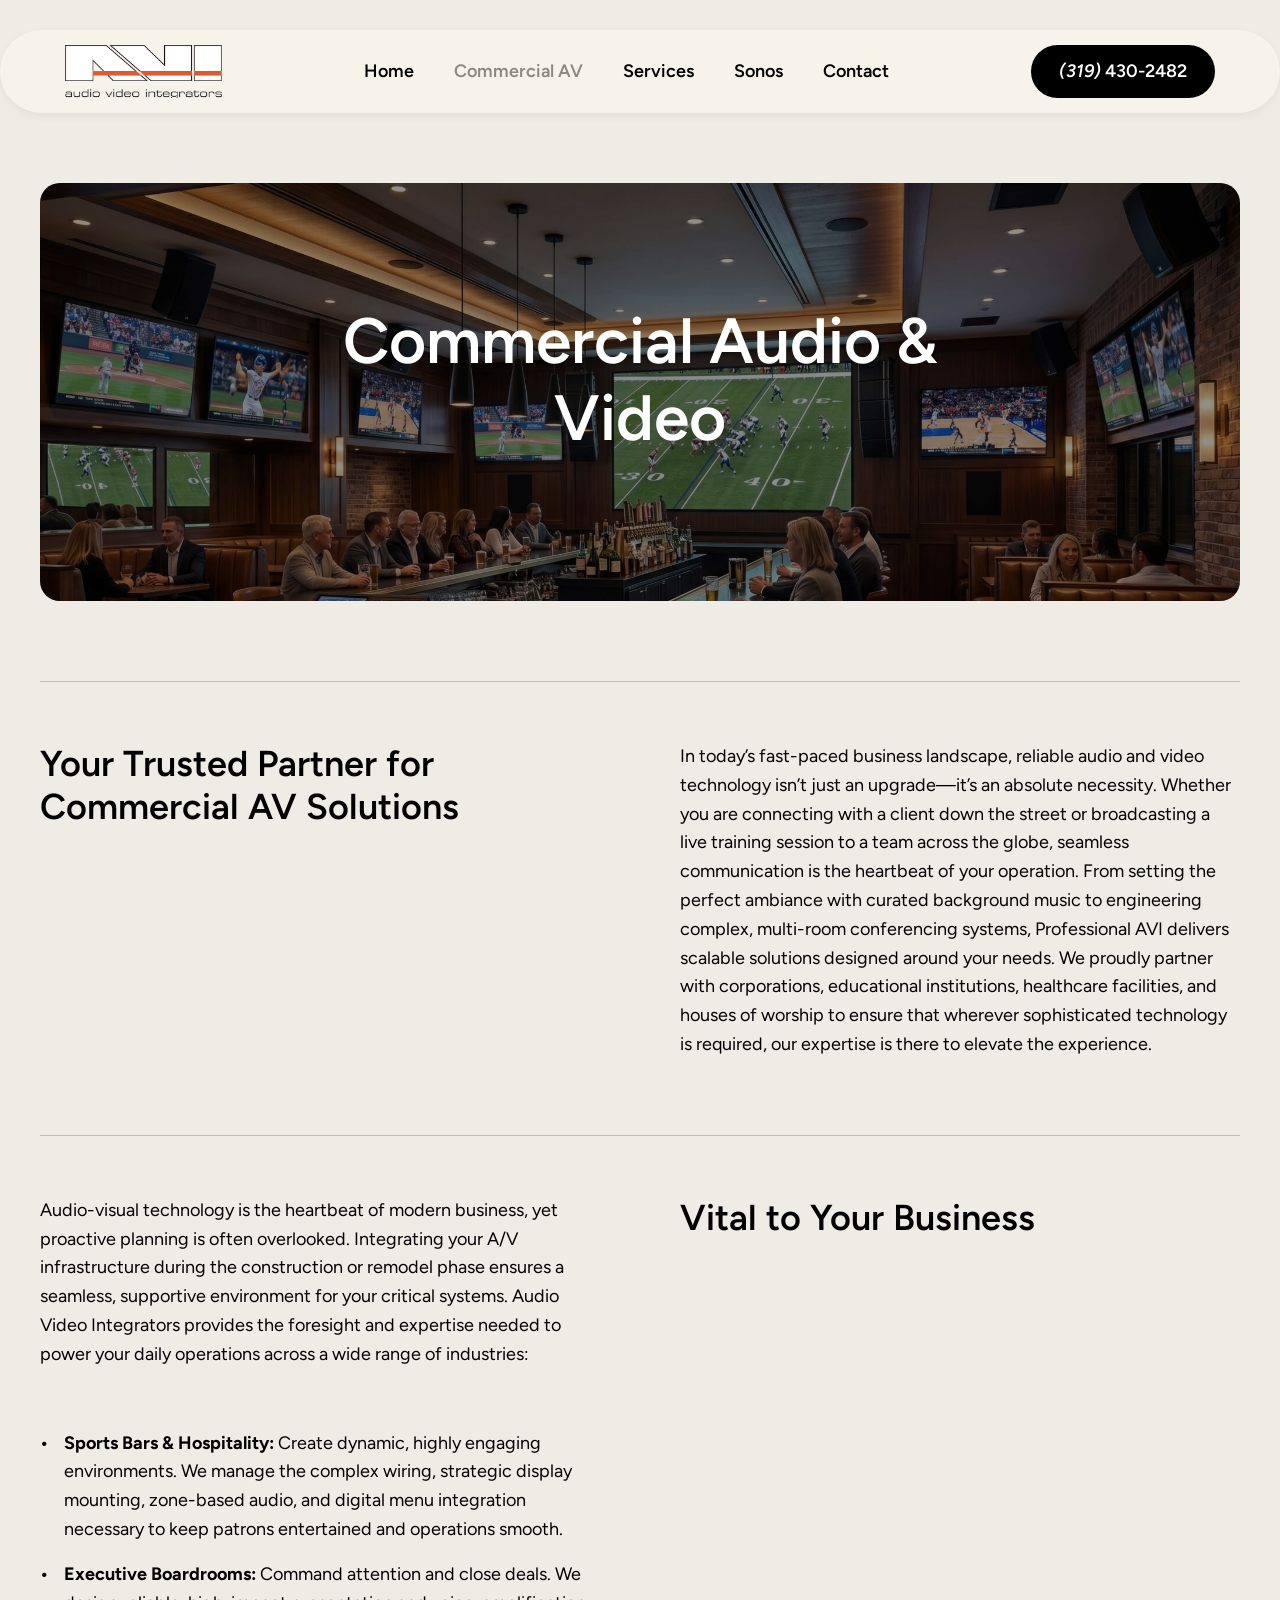
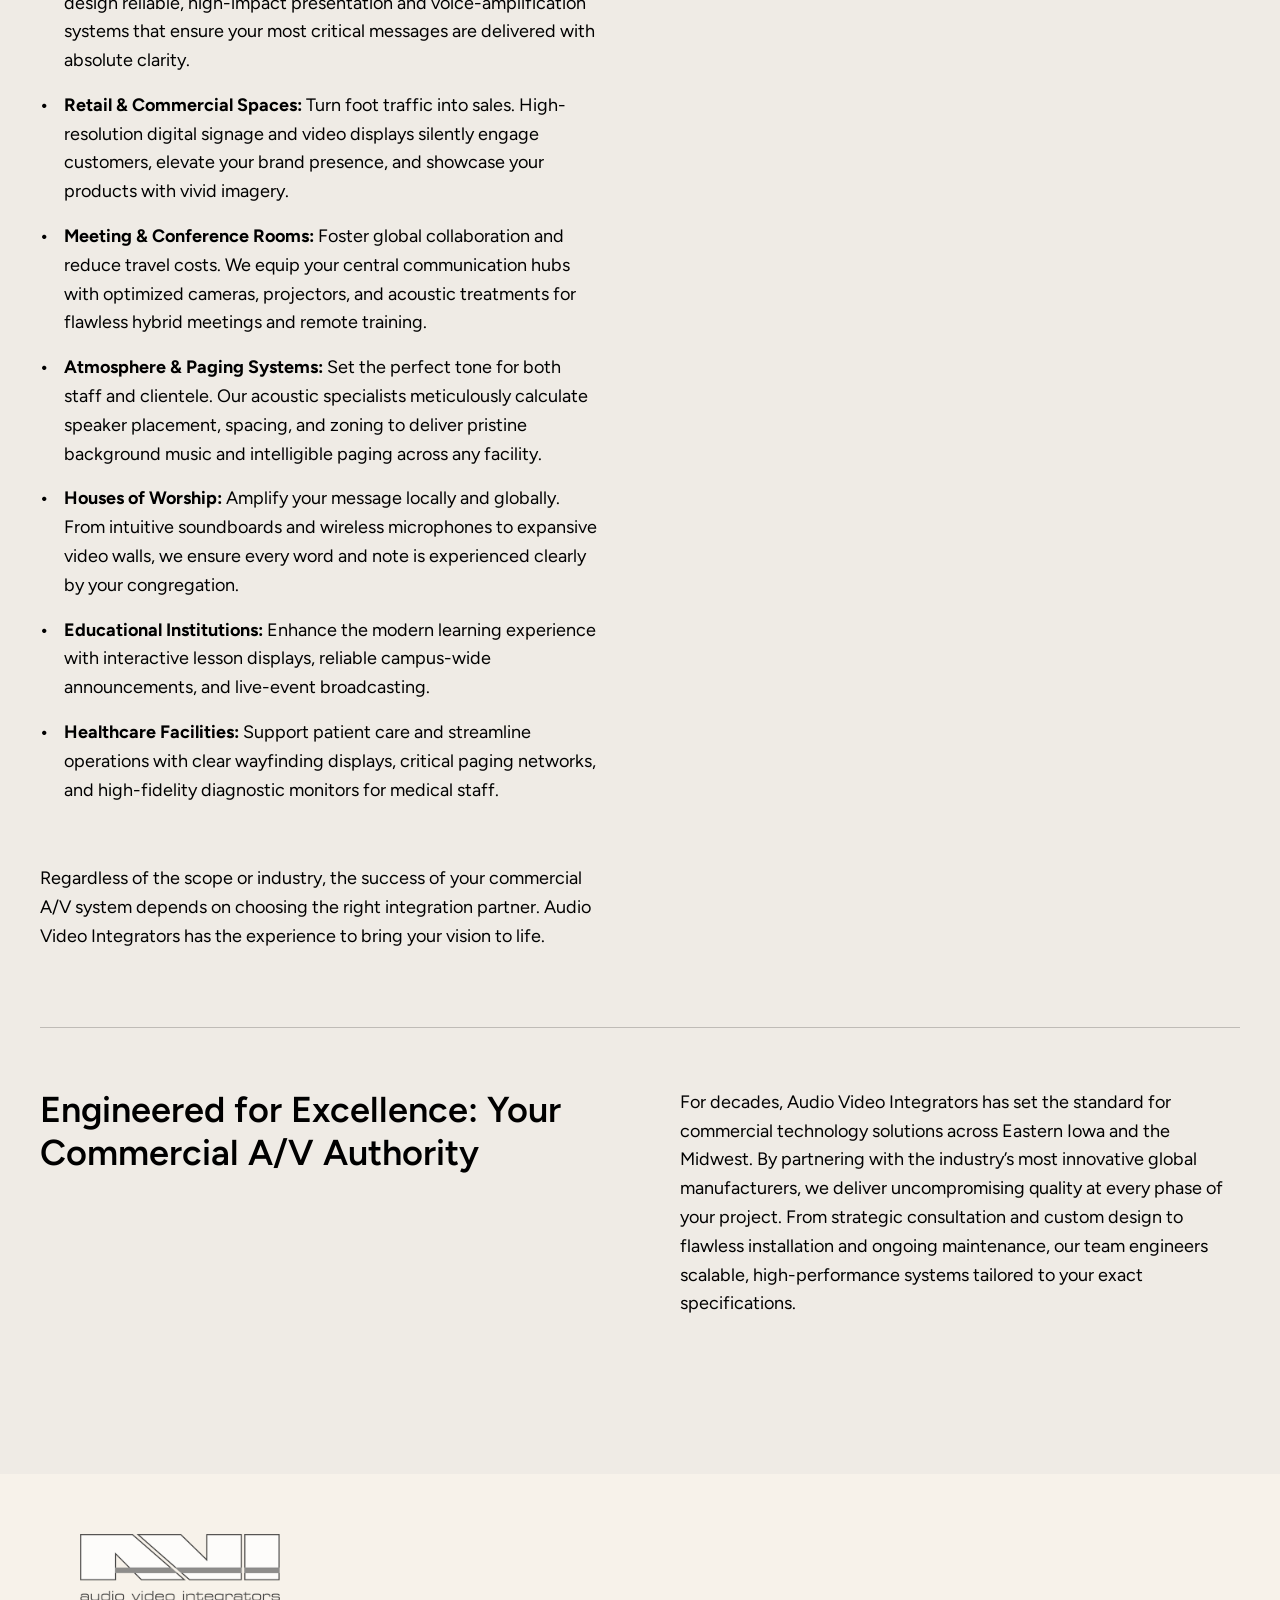
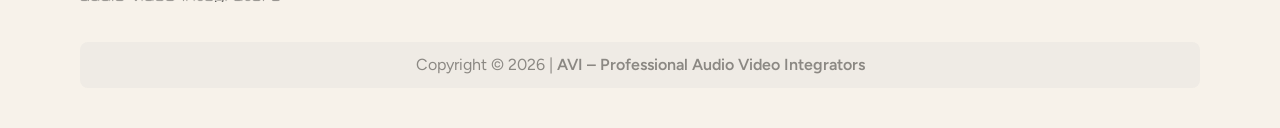
<file: dev/commercial-audio-video/index.html.html>
<!DOCTYPE html>
<html lang="en-US">
<head>
    <meta charset="UTF-8">
    <meta name="viewport" content="width=device-width, initial-scale=1">
    <title>Commercial Audio &amp; Video – AVI – Audio Video Integrators</title>
    <meta name="robots" content="max-image-preview:large">
    
    <link rel="stylesheet" href="/style.css"> <link rel="icon" href="/images/avi.icon_.png" sizes="32x32">
    <link rel="apple-touch-icon" href="/images/avi.icon_.png">
</head>
<body>

    <header class="site-header">
        <div class="container header-inner">
            <div class="logo">
                <a href="/">
                    <img src="/images/logo_edit.retina.png" alt="AVI – Audio Video Integrators" width="157" height="53">
                </a>
            </div>
            
            <nav class="main-nav" aria-label="Main Menu">
                <button class="menu-toggle" aria-label="Open menu" aria-expanded="false" id="mobile-menu-btn">
                    <svg width="24" height="24" viewBox="0 0 24 24"><path d="M5 5v1.5h14V5H5zM5 12.8h14v-1.5H5v1.5zM5 19h14v-1.5H5V19z"></path></svg>
                </button>
                <ul class="nav-links" id="nav-links">
                    <li><a href="/">Home</a></li>
                    <li><a href="/commercial-audio-video/" aria-current="page" class="active">Commercial AV</a></li>
                    <li><a href="/services/">Services</a></li>
                    <li><a href="/sonos/">Sonos</a></li>
                    <li><a href="/contact-us/">Contact</a></li>
                </ul>
            </nav>

            <div class="header-action">
                <a href="tel:3194302482" class="button phone-btn"><em>(319)</em> 430-2482</a>
            </div>
        </div>
    </header>

    <main>
        <section class="hero-container">
            <div class="hero page-hero" style="background-image: url('/images/avi-commercialbanner-3-2048x851.jpg');">
                <div class="hero-overlay-light"></div>
                <div class="hero-content">
                    <h1>Commercial Audio &amp; Video</h1>
                </div>
            </div>
        </section>

        <section class="content-section container">
            
            <div class="content-row">
                <div class="content-heading">
                    <h2>Your Trusted Partner for Commercial AV Solutions</h2>
                </div>
                <div class="content-body">
                    <p>In today’s fast-paced business landscape, reliable audio and video technology isn’t just an upgrade—it’s an absolute necessity. Whether you are connecting with a client down the street or broadcasting a live training session to a team across the globe, seamless communication is the heartbeat of your operation. From setting the perfect ambiance with curated background music to engineering complex, multi-room conferencing systems, Professional AVI delivers scalable solutions designed around your needs. We proudly partner with corporations, educational institutions, healthcare facilities, and houses of worship to ensure that wherever sophisticated technology is required, our expertise is there to elevate the experience.</p>
                </div>
            </div>

            <div class="content-row reverse-mobile">
                <div class="content-body">
                    <p>Audio-visual technology is the heartbeat of modern business, yet proactive planning is often overlooked. Integrating your A/V infrastructure during the construction or remodel phase ensures a seamless, supportive environment for your critical systems. Audio Video Integrators provides the foresight and expertise needed to power your daily operations across a wide range of industries:</p>
                    
                    <ul class="bullet-list">
                        <li><strong>Sports Bars &amp; Hospitality:</strong> Create dynamic, highly engaging environments. We manage the complex wiring, strategic display mounting, zone-based audio, and digital menu integration necessary to keep patrons entertained and operations smooth.</li>
                        <li><strong>Executive Boardrooms:</strong> Command attention and close deals. We design reliable, high-impact presentation and voice-amplification systems that ensure your most critical messages are delivered with absolute clarity.</li>
                        <li><strong>Retail &amp; Commercial Spaces:</strong> Turn foot traffic into sales. High-resolution digital signage and video displays silently engage customers, elevate your brand presence, and showcase your products with vivid imagery.</li>
                        <li><strong>Meeting &amp; Conference Rooms:</strong> Foster global collaboration and reduce travel costs. We equip your central communication hubs with optimized cameras, projectors, and acoustic treatments for flawless hybrid meetings and remote training.</li>
                        <li><strong>Atmosphere &amp; Paging Systems:</strong> Set the perfect tone for both staff and clientele. Our acoustic specialists meticulously calculate speaker placement, spacing, and zoning to deliver pristine background music and intelligible paging across any facility.</li>
                        <li><strong>Houses of Worship:</strong> Amplify your message locally and globally. From intuitive soundboards and wireless microphones to expansive video walls, we ensure every word and note is experienced clearly by your congregation.</li>
                        <li><strong>Educational Institutions:</strong> Enhance the modern learning experience with interactive lesson displays, reliable campus-wide announcements, and live-event broadcasting.</li>
                        <li><strong>Healthcare Facilities:</strong> Support patient care and streamline operations with clear wayfinding displays, critical paging networks, and high-fidelity diagnostic monitors for medical staff.</li>
                    </ul>
                    
                    <p>Regardless of the scope or industry, the success of your commercial A/V system depends on choosing the right integration partner. Audio Video Integrators has the experience to bring your vision to life.</p>
                </div>
                <div class="content-heading">
                    <h2>Vital to Your Business</h2>
                </div>
            </div>

            <div class="content-row">
                <div class="content-heading">
                    <h2>Engineered for Excellence: Your Commercial A/V Authority</h2>
                </div>
                <div class="content-body">
                    <p>For decades, Audio Video Integrators has set the standard for commercial technology solutions across Eastern Iowa and the Midwest. By partnering with the industry’s most innovative global manufacturers, we deliver uncompromising quality at every phase of your project. From strategic consultation and custom design to flawless installation and ongoing maintenance, our team engineers scalable, high-performance systems tailored to your exact specifications.</p>
                </div>
            </div>

        </section>
    </main>

    <footer class="site-footer">
        <div class="container footer-inner">
            <div class="footer-logo">
                <a href="/">
                    <img src="/images/logo_edit.retina.png" alt="AVI – Audio Video Integrators" width="200" height="68" loading="lazy">
                </a>
            </div>
            <div class="footer-copy">
                <p>Copyright &copy; 2026 | <a href="/">AVI – Professional Audio Video Integrators</a></p>
            </div>
        </div>
    </footer>

    <script>
        document.addEventListener('DOMContentLoaded', () => {
            const btn = document.getElementById('mobile-menu-btn');
            const nav = document.getElementById('nav-links');
            
            if (btn && nav) {
                btn.addEventListener('click', () => {
                    const expanded = btn.getAttribute('aria-expanded') === 'true';
                    btn.setAttribute('aria-expanded', !expanded);
                    nav.classList.toggle('active');
                });
            }
        });
    </script>
</body>
</html>
</file>
<file: style.css>
/* ==========================================================================
   Web Fonts
   ========================================================================== */
@import url('https://fonts.googleapis.com/css2?family=Figtree:ital,wght@0,400;0,600;0,700&display=swap');

/* ==========================================================================
   CSS Variables (Corrected to your active Beige/Black theme)
   ========================================================================== */
:root {
    /* Colors */
    --primary-color: #000000;      /* Black buttons/text */
    --primary-hover: #3a3a3a;      /* Dark gray hover */
    --text-dark: #000000;
    --text-light: #ffffff;
    --text-gray: #8b8883;          /* Warm gray for subtext */
    --bg-base: #efebe5;            /* The main beige background */
    --bg-featured: #f7f2ea;        /* Lighter beige for the header menu and footer */
    --border-color: #bfbbb6;
    
    /* Typography */
    --font-primary: "Figtree", system-ui, -apple-system, sans-serif;
    
    /* Layout */
    --container-width: 1500px;
    --spacing-sm: clamp(20px, 4vw, 40px);
    --spacing-md: clamp(30px, 6vw, 60px);
    --spacing-lg: clamp(40px, 8vw, 80px);
}

/* ==========================================================================
   Base Reset & Typography
   ========================================================================== */
*, *::before, *::after {
    box-sizing: border-box;
    margin: 0;
    padding: 0;
}

body {
    font-family: var(--font-primary);
    color: var(--text-dark);
    background-color: var(--bg-base); 
    line-height: 1.6;
    font-size: 16px;
    -webkit-font-smoothing: antialiased;
}

img {
    max-width: 100%;
    height: auto;
    display: block;
}

ul {
    list-style: none;
}

a {
    text-decoration: none;
    color: inherit;
    transition: color 0.2s ease;
}

.container {
    max-width: var(--container-width);
    margin: 0 auto;
    padding: 0 var(--spacing-sm);
}

h1, h2, h3, h4 {
    line-height: 1.2;
    font-weight: 600;
}

h1 { font-size: clamp(40px, 2.5rem + ((1vw - 3.2px) * 2.727), 64px); margin-bottom: 1.5rem; }
h2 { font-size: clamp(24px, 1.5rem + ((1vw - 3.2px) * 0.909), 32px); margin-bottom: 1.5rem; }
h3 { font-size: clamp(18px, 1.125rem + ((1vw - 3.2px) * 0.227), 20px); margin-bottom: 1rem; }

/* ==========================================================================
   Buttons
   ========================================================================== */
.button {
    display: inline-block;
    background-color: var(--primary-color);
    color: var(--text-light);
    padding: 12px 28px;
    border-radius: 100px;
    font-weight: 600;
    text-align: center;
    font-size: 18px;
    transition: background-color 0.3s ease, transform 0.2s ease;
}

.button:hover {
    background-color: var(--primary-hover);
    color: var(--text-light);
}

.button.outline {
    background-color: transparent;
    border: 2px solid var(--primary-color);
    color: var(--primary-color);
}

.button.outline:hover {
    background-color: var(--primary-color);
    color: var(--text-light);
}

/* ==========================================================================
   Header & Navigation
   ========================================================================== */
.site-header {
    background: var(--bg-base);
    padding: 30px 0;
    position: sticky;
    top: 0;
    z-index: 100;
}

/* Overlay class forces the header to float transparently over images */
.header-overlay {
    position: absolute;
    top: 0;
    left: 0;
    width: 100%;
    background-color: transparent; 
}

.header-inner {
    display: flex;
    justify-content: space-between;
    align-items: center;
    flex-wrap: wrap;
    background-color: var(--bg-featured); 
    border-radius: 100px;
    padding: 15px 65px; 
    box-shadow: rgba(0, 0, 0, 0.05) 0px 3px 10px 0px;
}

.logo img {
    max-width: 157px;
}

.main-nav .nav-links {
    display: flex;
    gap: var(--spacing-sm);
    align-items: center;
}

.main-nav .nav-links a {
    font-weight: 600;
    color: var(--primary-color);
    font-size: 18px; 
}

.main-nav .nav-links a:hover,
.main-nav .nav-links a.active {
    color: var(--text-gray);
}

.menu-toggle {
    display: none;
    background: none;
    border: none;
    cursor: pointer;
    padding: 5px;
}

/* ==========================================================================
   Hero Sections (Home & Internal Pages)
   ========================================================================== */
.hero-container {
    max-width: var(--container-width);
    margin: 0 auto;
    padding: var(--spacing-sm);
}

.hero {
    background-size: cover;
    background-position: 55% 46%;
    background-color: var(--primary-color); 
    border-radius: 20px;
    min-height: 600px;
    display: flex;
    align-items: center;
    justify-content: center;
    text-align: center;
    padding: clamp(60px, 12vw, 120px) clamp(10px, 2vw, 20px);
    position: relative;
    overflow: hidden;
}

.page-hero {
    min-height: 400px; 
}

/* Forces the hero to edge-to-edge layout and adds padding for the floating header */
.hero-full-width {
    max-width: 100%;
    border-radius: 0;
    margin: 0;
    padding-top: clamp(140px, 15vw, 200px); 
}

.hero-overlay-light {
    position: absolute;
    inset: 0;
    background-color: rgba(0, 0, 0, 0.2); 
    z-index: 0;
}

.hero-content {
    position: relative;
    z-index: 10;
    color: var(--text-light);
    max-width: 750px;
    margin: 0 auto;
}

.hero-content p {
    font-size: clamp(18px, 1.125rem + ((1vw - 3.2px) * 0.227), 20px);
}

/* ==========================================================================
   Internal Page Content Grid (2 Columns)
   ========================================================================== */
.content-section {
    padding: var(--spacing-sm) var(--spacing-sm) var(--spacing-lg);
}

.content-row {
    display: grid;
    grid-template-columns: 1fr 1fr;
    gap: var(--spacing-lg);
    padding: var(--spacing-md) 0;
    border-bottom: 1px solid var(--border-color);
}

.content-row:first-child {
    border-top: 1px solid var(--border-color);
}

.content-row:last-child {
    border-bottom: none;
}

.content-heading h2 {
    font-size: clamp(24px, 1.5rem + 1vw, 36px);
    margin-bottom: var(--spacing-sm);
}

.content-body p {
    margin-bottom: 1rem;
    font-size: clamp(16px, 1rem + 0.2vw, 18px);
}

.bullet-list {
    margin: var(--spacing-md) 0;
    padding-left: 0;
}

.bullet-list li {
    margin-bottom: 1rem;
    position: relative;
    padding-left: 1.5rem;
    font-size: clamp(16px, 1rem + 0.2vw, 18px);
}

.bullet-list li::before {
    content: "•";
    color: var(--primary-color);
    position: absolute;
    left: 0;
    font-weight: bold;
}

/* ==========================================================================
   Services Overview (3 Columns - Home Page)
   ========================================================================== */
.services-overview {
    padding: var(--spacing-sm) 0;
    border-top: 1px solid var(--border-color);
    border-bottom: 1px solid var(--border-color);
    margin-bottom: var(--spacing-md);
}

.services-grid {
    display: grid;
    grid-template-columns: repeat(auto-fit, minmax(300px, 1fr));
    gap: var(--spacing-sm);
    align-items: start;
    padding: var(--spacing-sm) 0;
}

.services-list h3 { text-align: center; }
.services-list ul { padding: 0 1rem; }

.services-list li {
    font-size: clamp(18px, 1.125rem + 0.227vw, 20px);
    margin-bottom: 0.8rem;
    margin-left: 50px;
    position: relative;
    padding-left: 1.5rem;
}

.services-list li::before {
    content: "•";
    color: var(--primary-color);
    position: absolute;
    left: 0;
    font-weight: bold;
}

.services-image img {
    border-radius: 50%;
    aspect-ratio: 1;
    object-fit: cover;
    width: 100%;
}

.services-cta {
    text-align: center;
    display: flex;
    flex-direction: column;
    align-items: center;
    gap: 1rem;
    padding: 0 2rem;
}

/* ==========================================================================
   Testimonial
   ========================================================================== */
.testimonial {
    padding: var(--spacing-sm) var(--spacing-sm) clamp(50px, 10vw, 100px);
    text-align: center;
    max-width: 700px;
    margin: 0 auto;
}

.testimonial-avatar {
    width: 120px;
    height: 120px;
    border-radius: 50%;
    margin: 0 auto var(--spacing-sm);
    object-fit: cover;
}

.testimonial blockquote {
    font-size: clamp(18px, 1.125rem + ((1vw - 3.2px) * 0.227), 20px);
    color: var(--text-dark);
    margin-bottom: var(--spacing-sm);
    font-weight: 600;
}

.testimonial cite {
    display: block;
    font-weight: 600;
    color: var(--text-gray);
    font-style: normal;
    font-size: clamp(18px, 1.125rem + ((1vw - 3.2px) * 0.227), 20px);
    margin-bottom: 0.5rem;
}

.testimonial .stars {
    display: flex;
    justify-content: center;
}

/* ==========================================================================
   Contact & Team Page Styles
   ========================================================================== */
.contact-header {
    text-align: center;
    padding: var(--spacing-lg) 0 var(--spacing-sm);
}

.contact-header p {
    max-width: 800px;
    margin: 0 auto;
    color: var(--text-gray);
}

.contact-cards {
    display: grid;
    grid-template-columns: repeat(auto-fit, minmax(280px, 1fr));
    gap: var(--spacing-sm);
    max-width: 800px;
    margin: 0 auto var(--spacing-lg);
}

.contact-card {
    background-color: var(--bg-featured);
    padding: var(--spacing-md);
    border-radius: 12px;
    text-align: center;
}

.contact-card img {
    margin: 0 auto 1rem;
}

.team-section {
    background-color: var(--bg-featured);
    padding: var(--spacing-lg) 0;
    text-align: center;
}

.team-grid {
    display: grid;
    grid-template-columns: repeat(auto-fit, minmax(260px, 1fr));
    gap: var(--spacing-md);
    max-width: 900px;
    margin: var(--spacing-md) auto 0;
}

.team-member img {
    border-radius: 8px;
    max-width: 100%;
    height: auto;
    aspect-ratio: 1; /* Normalizes the image sizes */
    object-fit: cover;
    object-position: top; /* Ensures faces aren't cropped */
    margin-bottom: 1rem;
    box-shadow: rgba(0, 0, 0, 0.05) 0px 3px 10px 0px;
}

.team-member h3 {
    margin-bottom: 0.2rem;
}

.team-member .title {
    color: var(--text-gray);
    margin-bottom: 0.5rem;
}

.social-link svg {
    fill: var(--text-gray);
    transition: fill 0.2s ease;
}

.social-link:hover svg {
    fill: var(--primary-color);
}

.subheading {
    color: var(--text-gray);
}

.section-desc {
    color: var(--text-gray);
    margin-bottom: var(--spacing-md);
}

.map-section {
    text-align: center;
    padding: var(--spacing-lg) 0;
}

.map-section img {
    border-radius: 12px;
    margin-top: var(--spacing-md);
    max-width: 100%;
    height: auto;
}

/* ==========================================================================
   Footer
   ========================================================================== */
.site-footer {
    background-color: var(--bg-featured);
    padding: var(--spacing-md) var(--spacing-sm) var(--spacing-sm);
}

.footer-inner {
    display: flex;
    flex-direction: column;
    gap: var(--spacing-sm);
}

.footer-logo {
    display: flex;
    align-items: center;
}

.footer-logo img {
    max-width: 200px;
    height: auto;
    filter: grayscale(100%);
    opacity: 0.8;
    transition: opacity 0.3s;
}

.footer-logo img:hover {
    opacity: 1;
}

.footer-copy {
    background-color: var(--bg-base);
    padding: 10px;
    border-radius: 8px;
    text-align: center;
    width: 100%;
}

.footer-copy p {
    color: var(--text-gray);
    font-size: 16px;
}

.footer-copy a {
    color: var(--text-gray);
    font-weight: 600;
}

/* ==========================================================================
   Responsive Utilities
   ========================================================================== */
@media (max-width: 768px) {
    .menu-toggle {
        display: block;
    }
    
    .main-nav .nav-links {
        display: none;
        flex-direction: column;
        width: 100%;
        position: absolute;
        top: 100%;
        left: 0;
        background: var(--bg-featured);
        padding: var(--spacing-md);
        box-shadow: 0 4px 6px rgba(0,0,0,0.1);
        border-radius: 0 0 20px 20px;
    }
    
    .main-nav .nav-links.active {
        display: flex;
    }

    .header-action {
        display: none; 
    }

    /* Stack Internal Columns on Mobile */
    .content-row {
        grid-template-columns: 1fr;
        gap: var(--spacing-sm);
    }

    .content-row.reverse-mobile .content-body {
        order: 2;
    }
    
    .content-row.reverse-mobile .content-heading {
        order: 1;
    }
}
</file>
